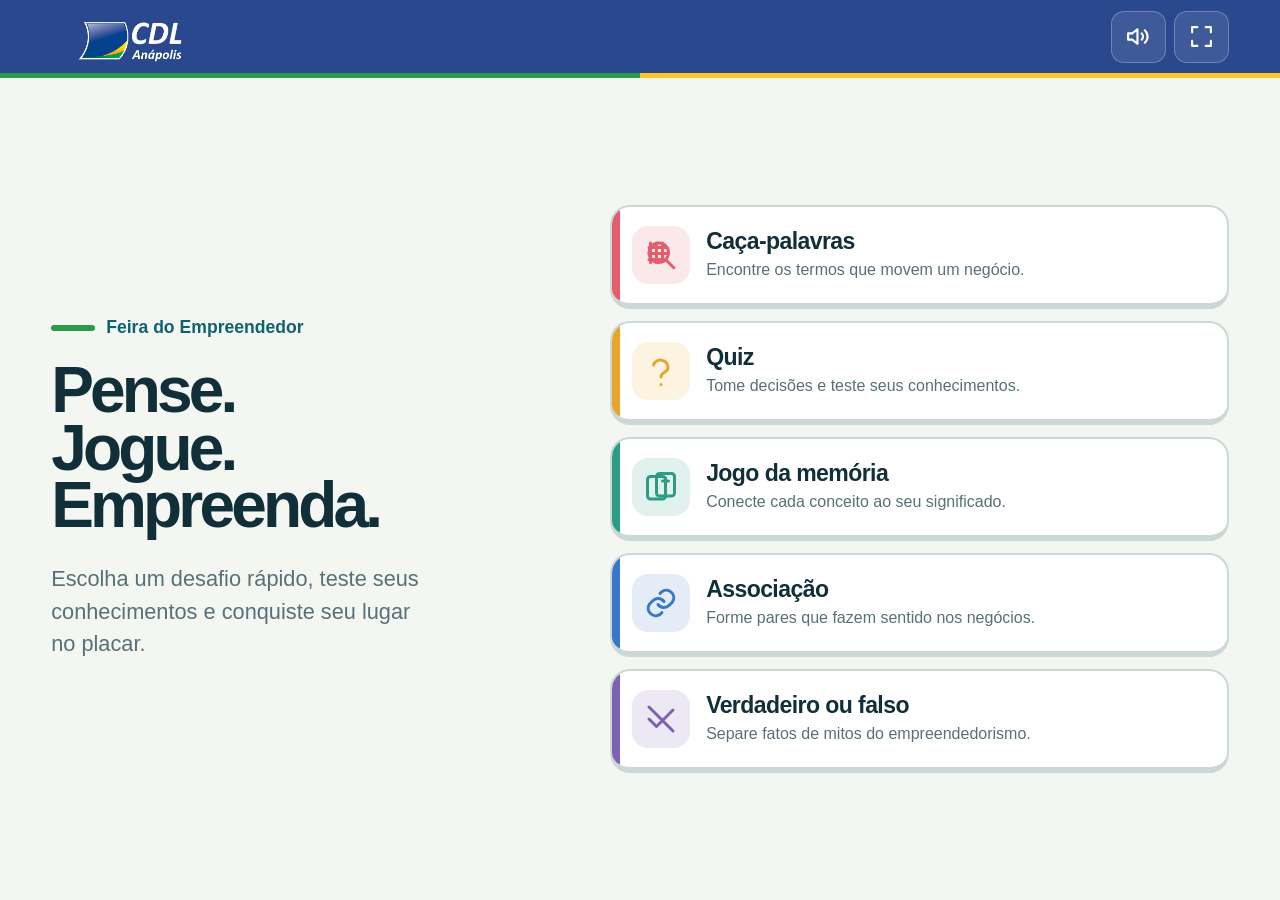
<file: index.html>
<!doctype html>
<html lang="pt-BR">
<head>
  <meta charset="utf-8">
  <meta name="viewport" content="width=device-width,initial-scale=1,viewport-fit=cover,user-scalable=no">
  <meta name="theme-color" content="#103b46">
  <title>Feira do Empreendedor</title>
  <link rel="stylesheet" href="css/style.css">
</head>
<body>
  <a class="skip-link" href="#app">Ir para o jogo</a>
  <div id="app" class="app-shell" aria-live="polite"></div>
  <div id="toast-region" class="toast-region" aria-live="assertive"></div>
  <div id="modal-root"></div>
  <script src="js/data/content.js"></script>
  <script src="js/storage.js"></script>
  <script src="js/sound.js"></script>
  <script src="js/utils.js"></script>
  <script src="js/games/wordsearch.js"></script>
  <script src="js/games/quiz.js"></script>
  <script src="js/games/memory.js"></script>
  <script src="js/games/association.js"></script>
  <script src="js/games/true-false.js"></script>
  <script src="js/app.js"></script>
</body>
</html>
</file>
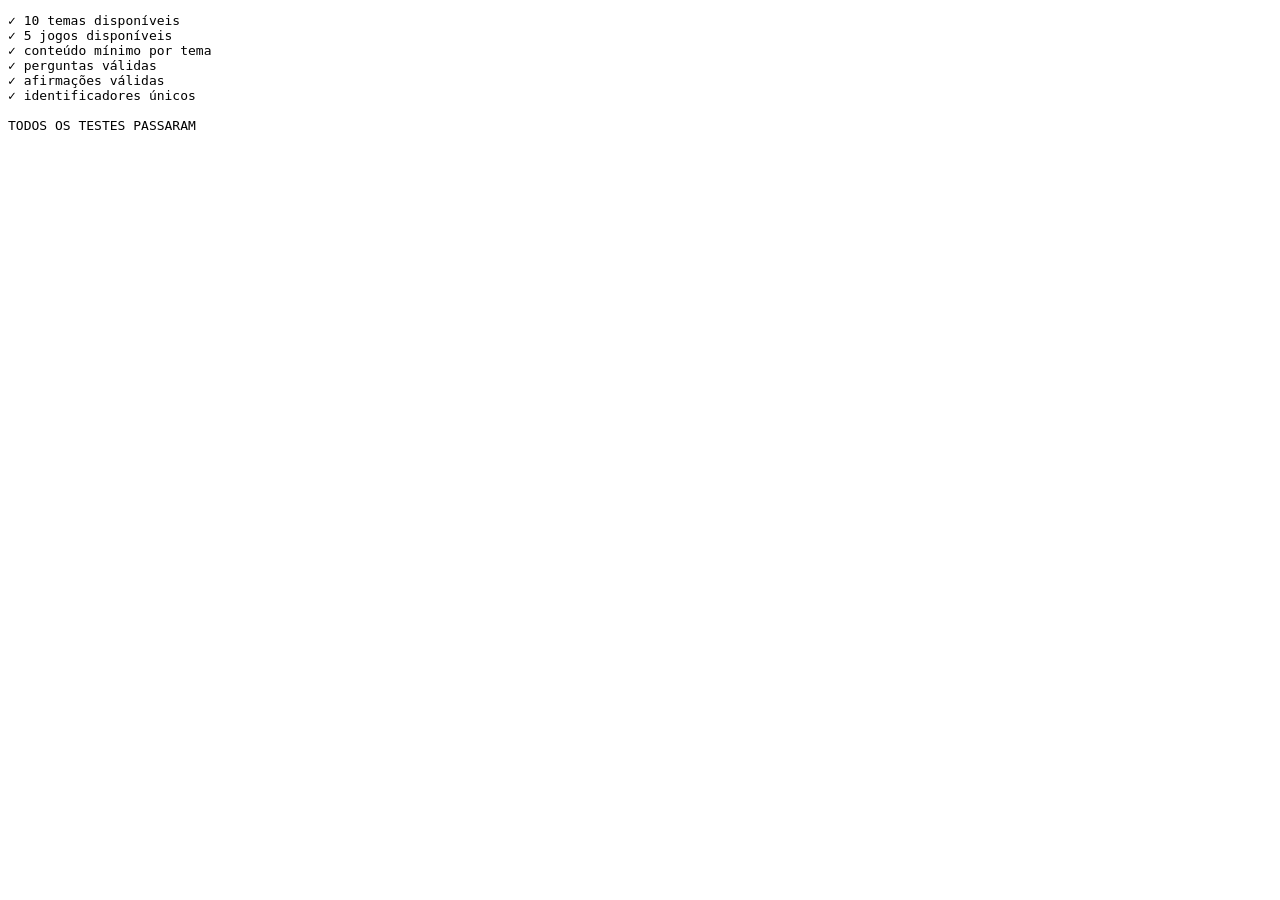
<file: tests/smoke.html>
<!doctype html><html lang="pt-BR"><meta charset="utf-8"><title>Testes</title><body><pre id="out"></pre><script src="../js/data/content.js"></script><script>
const results=[];const test=(name,fn)=>{try{fn();results.push('✓ '+name)}catch(e){results.push('✗ '+name+' — '+e.message)}};const ok=(v,m)=>{if(!v)throw Error(m)};
test('10 temas disponíveis',()=>ok(GAME_DATA.themes.length===10,'quantidade incorreta'));
test('5 jogos disponíveis',()=>ok(GAME_DATA.games.length===5,'quantidade incorreta'));
test('conteúdo mínimo por tema',()=>GAME_DATA.themes.forEach(t=>{ok(t.words.length>=6,t.name+' palavras');ok(t.pairs.length>=6,t.name+' pares');ok(t.quiz.length>=5,t.name+' quiz');ok(t.statements.length>=8,t.name+' afirmações')}));
test('perguntas válidas',()=>GAME_DATA.themes.flatMap(t=>t.quiz).forEach(q=>{ok(q.options.length===4,'alternativas');ok(q.answer>=0&&q.answer<4,'resposta');ok(q.explanation.length>20,'explicação')}));
test('afirmações válidas',()=>GAME_DATA.themes.flatMap(t=>t.statements).forEach(s=>ok(typeof s.answer==='boolean','resposta booleana')));
test('identificadores únicos',()=>{const ids=GAME_DATA.themes.map(t=>t.id);ok(new Set(ids).size===ids.length,'tema duplicado')});
out.textContent=results.join('\n')+'\n\n'+(results.every(x=>x.startsWith('✓'))?'TODOS OS TESTES PASSARAM':'HÁ FALHAS');
</script></body></html>
</file>
<file: css/style.css>
:root {
  --ink:#102f38; --muted:#587078; --paper:#f4f6f2; --surface:#fff; --line:#cbd8d7;
  --cdl-blue:#29488e; --cdl-green:#2b9b4b; --cdl-yellow:#f9c72c;
  --primary:#0f6370; --primary-dark:#103b46; --accent:#f4b942; --success:#218c62;
  --danger:#c94b4b; --warning:#db8128; --word:#e35d6a; --quiz:#e7a62b; --memory:#2b9c85;
  --association:#3978c8; --truefalse:#7b62b2; --radius:20px; --radius-sm:12px;
  --shadow:0 10px 24px rgba(16,47,56,.12); --fast:160ms ease; --header-h:78px;
  font-family:"Segoe UI",Tahoma,Arial,sans-serif; color:var(--ink); background:var(--paper);
}
*{box-sizing:border-box} html,body{width:100%;height:100%;margin:0} body{overflow:hidden;background:var(--paper)}
.sr-only{position:absolute;width:1px;height:1px;padding:0;margin:-1px;overflow:hidden;clip:rect(0,0,0,0);white-space:nowrap;border:0}
button,input{font:inherit} button{color:inherit} button:not(:disabled){cursor:pointer} button:disabled{cursor:default;opacity:.72}
.skip-link{position:fixed;left:12px;top:-80px;z-index:99;background:#fff;padding:12px}.skip-link:focus{top:12px}
.app-shell{height:100dvh;min-height:560px;display:flex;flex-direction:column;overflow:hidden}
.topbar{height:var(--header-h);flex:none;display:flex;align-items:center;padding:8px clamp(18px,4vw,64px);background:var(--cdl-blue);color:#fff;border-bottom:5px solid transparent;border-image:linear-gradient(90deg,var(--cdl-green) 0 50%,var(--cdl-yellow) 50% 100%) 1}.topbar-inner{width:min(1240px,100%);height:100%;margin:auto;display:flex;align-items:center;justify-content:space-between;gap:16px}
.brand{display:flex;align-items:center;min-width:0}.brand-logo{width:164px;height:56px;display:flex;align-items:center;flex:none}.brand-logo img{display:block;width:100%;height:100%;object-fit:contain}
.top-actions{display:flex;gap:8px}.icon-button,.back-button{min-width:52px;min-height:52px;border:1px solid rgba(255,255,255,.25);border-radius:13px;background:rgba(255,255,255,.1);color:#fff;display:grid;place-items:center;padding:9px 14px;font-weight:800}.icon-button svg,.back-button svg{width:25px;height:25px}.icon-button:active,.back-button:active,.primary-button:active,.secondary-button:active,.game-card:active,.theme-card:active{transform:scale(.97)}
.screen{flex:1;min-height:0;overflow:auto;padding:clamp(18px,3vw,42px) clamp(18px,4vw,64px);scrollbar-width:thin}.screen-inner{width:min(1240px,100%);margin:auto}.screen-enter{animation:screen-in .35s ease both}
.home-screen{display:flex;align-items:center}.hero{display:grid;grid-template-columns:minmax(390px,.92fr) minmax(540px,1.15fr);gap:clamp(48px,5vw,80px);align-items:center}.hero-copy{min-width:0}.hero-copy h1{font-size:clamp(3rem,5vw,5.25rem);line-height:.9;letter-spacing:-.06em;margin:0 0 28px;max-width:100%}.hero-copy h1 span{display:block}.hero-copy p{font-size:clamp(1.15rem,1.7vw,1.5rem);line-height:1.5;color:var(--muted);max-width:32ch;margin:0}.hero-kicker{display:flex;align-items:center;gap:11px;font-size:1.1rem;font-weight:800;color:var(--primary);margin-bottom:24px}.hero-kicker:before{content:"";width:44px;height:6px;background:var(--cdl-green);border-radius:9px}
.game-grid{display:grid;grid-template-columns:1fr;gap:12px;width:100%;max-width:660px;justify-self:end}.game-card{position:relative;text-align:left;border:2px solid var(--line);border-bottom-width:6px;border-radius:var(--radius);background:var(--surface);min-height:104px;padding:14px 20px;display:grid;grid-template-columns:58px 1fr;gap:16px;align-items:center;transition:transform var(--fast),border-color var(--fast);overflow:hidden}.game-card:last-child{grid-column:auto;width:100%;justify-self:stretch}.game-card:before{content:"";position:absolute;inset:0 auto 0 0;width:8px;background:var(--game-color)}.game-card:hover,.game-card:focus-visible{border-color:var(--game-color);transform:translateY(-2px)}.game-icon{width:58px;height:58px;border-radius:16px;display:grid;place-items:center;background:color-mix(in srgb,var(--game-color) 14%,white);color:var(--game-color)}.game-icon svg{width:36px;height:36px}.game-card h2{font-size:clamp(1.2rem,1.8vw,1.5rem);line-height:1;margin:0 0 6px;letter-spacing:-.025em}.game-card p{font-size:1rem;color:var(--muted);margin:0;line-height:1.25}
.page-heading{display:flex;gap:20px;align-items:center;margin:0 0 22px}.page-heading .game-icon{width:72px;height:72px;flex:none}.page-heading h1{font-size:clamp(2rem,4vw,3.6rem);line-height:1;margin:0 0 6px;letter-spacing:-.05em}.page-heading p{font-size:1.1rem;color:var(--muted);margin:0}.theme-grid{display:grid;grid-template-columns:repeat(5,minmax(0,1fr));gap:14px}.theme-card{min-height:138px;background:#fff;border:2px solid var(--line);border-radius:16px;padding:18px;text-align:left;display:flex;flex-direction:column;justify-content:space-between;transition:transform var(--fast),border-color var(--fast)}.theme-card:hover,.theme-card:focus-visible{border-color:var(--game-color);transform:translateY(-2px)}.theme-card .num{font-weight:900;color:var(--game-color);font-size:1.05rem}.theme-card .theme-name{font-size:1.2rem;line-height:1.15;font-weight:850;letter-spacing:-.02em}
.game-screen{padding-top:18px}.game-hud{display:grid;grid-template-columns:auto 1fr auto auto;align-items:center;gap:14px;margin:0 auto 16px;width:min(1240px,100%)}.hud-title{min-width:0}.hud-title strong{display:block;font-size:1.25rem;white-space:nowrap;overflow:hidden;text-overflow:ellipsis}.hud-title span{color:var(--muted)}.stat{background:#fff;border:2px solid var(--line);border-radius:13px;padding:9px 14px;text-align:center;min-width:104px}.stat span{display:block;color:var(--muted);font-size:.82rem;font-weight:700}.stat strong{font-size:1.25rem}.game-stage{width:min(1240px,100%);height:calc(100dvh - var(--header-h) - 105px);min-height:430px;margin:auto;background:#fff;border:2px solid var(--line);border-radius:var(--radius);box-shadow:var(--shadow);overflow:auto;padding:clamp(16px,2.2vw,28px)}
.progress-track{height:12px;background:#e4ecea;border-radius:99px;overflow:hidden}.progress-fill{height:100%;background:var(--game-color,var(--primary));transition:width .3s ease}.question-meta{display:flex;justify-content:space-between;gap:12px;color:var(--muted);font-weight:750;margin:0 0 10px}.question{font-size:clamp(1.45rem,2.7vw,2.35rem);line-height:1.15;letter-spacing:-.035em;margin:22px 0}.answers{display:grid;grid-template-columns:1fr 1fr;gap:12px}.answer-button,.choice-button{min-height:76px;border:2px solid var(--line);background:#fff;border-radius:14px;padding:14px 18px;text-align:left;font-weight:750;font-size:clamp(1rem,1.4vw,1.15rem);transition:border var(--fast),background var(--fast),transform var(--fast)}.answer-button:hover,.answer-button:focus-visible,.choice-button:hover,.choice-button:focus-visible{border-color:var(--game-color,var(--primary))}.answer-button.correct,.choice-button.correct{border-color:var(--success);background:#e8f7ef}.answer-button.wrong,.choice-button.wrong{border-color:var(--danger);background:#fff0f0;animation:shake .3s}.explanation{margin-top:16px;padding:15px 18px;border-left:6px solid var(--game-color,var(--primary));background:#eef5f3;border-radius:8px;font-size:1.05rem;line-height:1.4}.action-row{display:flex;justify-content:flex-end;gap:10px;margin-top:15px}.primary-button,.secondary-button,.danger-button{min-height:54px;border-radius:13px;padding:12px 22px;border:2px solid transparent;font-weight:850;font-size:1rem;transition:transform var(--fast)}.primary-button{background:var(--primary);color:#fff}.secondary-button{background:#fff;border-color:var(--line)}.danger-button{background:var(--danger);color:#fff}.primary-button:focus-visible,.secondary-button:focus-visible,.danger-button:focus-visible{outline:4px solid #f7cf6b;outline-offset:2px}
.tf-wrap{height:100%;display:flex;flex-direction:column;justify-content:center;max-width:900px;margin:auto}.tf-statement{font-size:clamp(1.8rem,4vw,3.5rem);line-height:1.08;text-align:center;margin:28px auto;max-width:22ch;letter-spacing:-.045em}.tf-actions{display:grid;grid-template-columns:1fr 1fr;gap:18px}.tf-button{min-height:100px;border:0;border-radius:18px;color:#fff;font-size:clamp(1.15rem,2vw,1.5rem);font-weight:900}.tf-button.true{background:var(--success)}.tf-button.false{background:var(--danger)}
.memory-grid{height:100%;display:grid;grid-template-columns:repeat(4,1fr);grid-auto-rows:minmax(88px,1fr);gap:10px}.memory-card{position:relative;border:0;background:transparent;perspective:600px;min-height:78px}.card-inner{position:absolute;inset:0;transition:transform .38s;transform-style:preserve-3d}.memory-card.open .card-inner,.memory-card.matched .card-inner{transform:rotateY(180deg)}.card-face{position:absolute;inset:0;border-radius:12px;backface-visibility:hidden;display:grid;place-items:center;padding:9px;text-align:center;font-weight:800;line-height:1.12;border:2px solid #c8d6d4}.card-back{background:var(--primary-dark);color:#fff}.card-back svg{width:38px}.card-front{background:#fff;transform:rotateY(180deg);font-size:clamp(.78rem,1.15vw,1rem)}.memory-card.matched .card-front{border-color:var(--success);background:#e8f7ef}
.association-wrap{display:grid;grid-template-columns:1fr 1fr;gap:clamp(16px,4vw,54px);height:100%;align-content:center}.association-column{display:grid;gap:10px}.association-column h2{font-size:1rem;color:var(--muted);margin:0 0 3px}.choice-button{min-height:65px}.choice-button.selected{border-color:var(--association);background:#eaf2fd}.choice-button.matched{border-color:var(--success);background:#e8f7ef;color:#176445}.choice-button.error{animation:shake .3s;border-color:var(--danger)}
.wordsearch-layout{display:grid;grid-template-columns:minmax(390px,1fr) minmax(220px,.42fr);gap:24px;height:100%}.word-grid{display:grid;aspect-ratio:1;max-height:100%;max-width:100%;margin:auto;touch-action:none;user-select:none}.letter{display:grid;place-items:center;border:1px solid #dbe4e2;font-size:clamp(.72rem,1.55vw,1.25rem);font-weight:850;background:#fff}.letter.selecting{background:#ffe8a7}.letter.found{background:var(--success);color:#fff}.letter.invalid{background:#ffdcdc}.word-panel h2{font-size:1.15rem;margin:0 0 10px}.word-list{display:grid;grid-template-columns:1fr 1fr;gap:8px}.word-item{padding:9px;border-radius:9px;background:#eef3f1;font-weight:750}.word-item.found{text-decoration:line-through;color:#527066;background:#dff3e7}.game-tip{color:var(--muted);line-height:1.4;margin-top:16px}.score-pop{position:fixed;z-index:50;color:var(--success);font-size:2rem;font-weight:950;pointer-events:none;animation:score-pop .8s both}
.result-screen{display:flex;align-items:center;justify-content:center}.result-card{width:min(830px,100%);background:#fff;border:2px solid var(--line);border-radius:24px;padding:clamp(24px,4vw,48px);text-align:center;box-shadow:var(--shadow);position:relative;overflow:hidden}.result-card h1{font-size:clamp(2.3rem,5vw,4.6rem);margin:0 0 8px;letter-spacing:-.06em}.result-card .completed{color:var(--muted);font-size:1.15rem}.big-score{font-size:clamp(3rem,8vw,6.5rem);font-weight:950;line-height:1;color:var(--primary);margin:24px 0 8px;letter-spacing:-.06em}.result-stats{display:flex;justify-content:center;gap:12px;margin:20px 0;flex-wrap:wrap}.result-stats .stat{min-width:145px}.result-actions{display:flex;justify-content:center;gap:10px;flex-wrap:wrap}.rank-form{border-top:2px solid var(--line);margin-top:22px;padding-top:20px}.name-display{font-size:2rem;font-weight:900;min-height:50px;letter-spacing:.08em}.keyboard{display:grid;grid-template-columns:repeat(10,1fr);gap:6px;max-width:660px;margin:12px auto}.key{min-height:48px;border:1px solid var(--line);border-radius:9px;background:#eef3f1;font-weight:800}.key.wide{grid-column:span 2}.ranking{margin-top:20px;text-align:left}.ranking h2{text-align:center}.rank-row{display:grid;grid-template-columns:42px 1fr auto;gap:10px;padding:9px 12px;border-bottom:1px solid var(--line);font-weight:750}.rank-row:first-of-type{background:#fff5d9;border-radius:10px}.empty-state{text-align:center;color:var(--muted)}
.modal-backdrop{position:fixed;z-index:80;inset:0;background:rgba(8,31,37,.72);display:grid;place-items:center;padding:20px}.modal{width:min(500px,100%);background:#fff;border-radius:20px;padding:28px;box-shadow:0 20px 60px rgba(0,0,0,.28)}.modal h2{font-size:2rem;margin:0 0 10px}.modal p{font-size:1.08rem;color:var(--muted);line-height:1.45}.modal-actions{display:flex;justify-content:flex-end;gap:10px;margin-top:24px}.toast-region{position:fixed;z-index:90;bottom:24px;left:50%;transform:translateX(-50%)}.toast{background:var(--ink);color:#fff;border-radius:12px;padding:14px 20px;box-shadow:var(--shadow);font-weight:750}.attract .game-card:nth-child(2n+1){animation:attract 1.3s ease}.confetti{position:fixed;z-index:70;top:-20px;width:9px;height:15px;background:var(--c);left:var(--x);animation:confetti var(--d) linear forwards;pointer-events:none}
@keyframes screen-in{from{opacity:0;transform:translateY(10px)}}@keyframes shake{25%{transform:translateX(-6px)}50%{transform:translateX(6px)}75%{transform:translateX(-3px)}}@keyframes score-pop{0%{opacity:0;transform:translateY(10px) scale(.8)}30%{opacity:1}100%{opacity:0;transform:translateY(-55px) scale(1.2)}}@keyframes attract{50%{transform:translateY(-5px);border-color:var(--game-color)}}@keyframes confetti{to{transform:translateY(110vh) rotate(540deg)}}
@media(max-width:1080px){.home-screen{display:block}.hero{width:min(820px,100%);margin:0 auto;grid-template-columns:1fr;gap:32px;text-align:center}.hero-copy{display:block}.hero-copy h1{font-size:3.8rem;margin:0 0 22px}.hero-copy p{display:block;font-size:1.12rem;margin:0 auto;max-width:38ch}.hero-kicker{display:flex;justify-content:center;margin-bottom:18px}.game-grid{max-width:760px;justify-self:center;text-align:left}.theme-grid{grid-template-columns:repeat(3,1fr)}.wordsearch-layout{grid-template-columns:1fr;grid-template-rows:minmax(650px,auto) auto;gap:24px}.word-grid{width:min(820px,100%);max-height:none}.letter{font-size:clamp(1.2rem,3vw,2rem)}.word-list{grid-template-columns:repeat(4,1fr)}.game-stage{height:calc(100dvh - var(--header-h) - 100px)}}
@media(max-width:720px),(max-height:650px){:root{--header-h:66px}.topbar{padding:7px 14px}.brand-logo{width:112px;height:44px;padding:4px 7px}.screen{padding:14px}.hero{gap:16px}.hero-copy{display:block}.hero-copy h1{font-size:2.5rem}.hero-copy p{display:none}.game-card{min-height:105px;padding:14px;grid-template-columns:50px 1fr}.game-icon{width:50px;height:50px}.game-icon svg{width:31px;height:31px}.game-card p{display:none}.theme-grid{grid-template-columns:repeat(2,1fr)}.theme-card{min-height:105px}.page-heading{margin-bottom:14px}.page-heading .game-icon{display:none}.page-heading h1{font-size:2rem}.game-hud{gap:6px}.hud-title span{display:none}.stat{padding:7px;min-width:78px}.game-stage{padding:12px;height:calc(100dvh - var(--header-h) - 88px)}.answers{grid-template-columns:1fr}.answer-button{min-height:58px}.question{margin:14px 0}.wordsearch-layout{grid-template-columns:1fr;grid-template-rows:minmax(320px,1fr) auto}.word-panel{display:flex;gap:10px;align-items:start}.word-panel h2,.game-tip{display:none}.word-list{grid-template-columns:repeat(4,1fr);font-size:.75rem}.memory-grid{grid-template-columns:repeat(4,1fr)}.association-wrap{gap:10px}.choice-button{font-size:.85rem;padding:9px}.keyboard{grid-template-columns:repeat(8,1fr)}}
@media(max-width:520px){.brand-logo{width:124px}.top-actions{margin-left:auto}}
@media(orientation:portrait) and (min-height:800px){.home-screen{align-items:flex-start}.hero{grid-template-columns:1fr}.hero-copy p{display:block}.theme-grid{grid-template-columns:repeat(2,1fr)}.game-stage{height:calc(100dvh - var(--header-h) - 104px)}.wordsearch-layout{grid-template-columns:1fr;grid-template-rows:auto auto}.memory-grid{grid-template-columns:repeat(3,1fr)}.association-wrap{grid-template-columns:1fr;align-content:start}.tf-statement{margin:16px auto}}
@media(min-width:800px) and (max-width:1200px) and (min-height:1400px){
  :root{--header-h:96px}
  .topbar{padding:10px 7vw}.brand-logo{width:210px;height:72px}.icon-button{min-width:64px;min-height:64px}.icon-button svg{width:30px;height:30px}
  .screen{padding:clamp(48px,5vh,86px) 7vw}
  .home-screen{display:block}
  .screen-inner.hero{width:min(860px,100%);margin:0 auto;display:grid;grid-template-columns:1fr;gap:44px;align-items:start}
  .hero-copy{display:block;text-align:center}
  .hero-kicker{display:flex;justify-content:center;margin-bottom:22px;font-size:1.25rem}
  .hero-copy h1{font-size:clamp(4.8rem,8vw,5.6rem);line-height:.88;margin:0 0 30px}
  .hero-copy p{display:block;margin:0 auto;font-size:1.45rem;line-height:1.5;max-width:34ch}
  .game-grid{max-width:820px;justify-self:center;gap:16px}
  .game-card{min-height:150px;padding:22px 28px;grid-template-columns:78px 1fr;gap:22px}
  .game-icon{width:78px;height:78px;border-radius:20px}.game-icon svg{width:48px;height:48px}
  .game-card h2{font-size:1.65rem;margin-bottom:10px}.game-card p{display:block;font-size:1.12rem;line-height:1.35}
  .page-heading{margin-bottom:34px}.page-heading .game-icon{display:grid;width:88px;height:88px}.page-heading h1{font-size:4rem}.page-heading p{font-size:1.4rem}
  .theme-grid{grid-template-columns:repeat(2,1fr);gap:20px}.theme-card{min-height:168px;padding:24px}.theme-card .num{font-size:1.25rem}.theme-card .theme-name{font-size:1.45rem}
  .game-screen{padding-top:24px}.game-hud{gap:14px;margin-bottom:20px}.back-button{min-width:64px;min-height:64px}.hud-title strong{font-size:1.55rem}.hud-title span{font-size:1.12rem}.stat{min-width:126px;padding:12px 16px}.stat span{font-size:.95rem}.stat strong{font-size:1.45rem}
  .game-stage{height:calc(100dvh - var(--header-h) - 230px);padding:30px;border-radius:24px}
  .question{font-size:2.4rem;margin:32px 0}.answers{grid-template-columns:1fr;gap:16px}.answer-button{min-height:92px;font-size:1.28rem;padding:20px 24px}.explanation{font-size:1.25rem;padding:20px 24px}.primary-button,.secondary-button,.danger-button{min-height:66px;font-size:1.2rem;padding:15px 28px}
  .wordsearch-layout{grid-template-columns:1fr;grid-template-rows:minmax(820px,1fr) auto;gap:30px}.word-grid{width:min(880px,100%);height:auto;max-height:none}.letter{font-size:clamp(1.3rem,3vw,2rem)}.word-panel h2{font-size:1.45rem}.word-list{grid-template-columns:repeat(4,1fr);font-size:1.1rem}.word-item{padding:13px}
  .memory-grid{grid-template-columns:repeat(3,1fr);grid-auto-rows:minmax(150px,1fr);gap:16px}.card-front{font-size:1.15rem}
  .association-wrap{grid-template-columns:1fr;gap:28px;align-content:start}.association-column{gap:14px}.association-column h2{font-size:1.25rem}.choice-button{min-height:82px;font-size:1.18rem}
  .tf-statement{font-size:3.7rem;margin:40px auto}.tf-button{min-height:130px;font-size:1.65rem}
  .result-card{width:min(880px,100%);padding:54px}.result-card h1{font-size:5rem}.result-card .completed{font-size:1.35rem}.keyboard{max-width:760px;gap:9px}.key{min-height:62px;font-size:1.12rem}
}
@media(prefers-reduced-motion:reduce){*,*:before,*:after{animation-duration:.01ms!important;animation-iteration-count:1!important;transition-duration:.01ms!important}}
</file>
